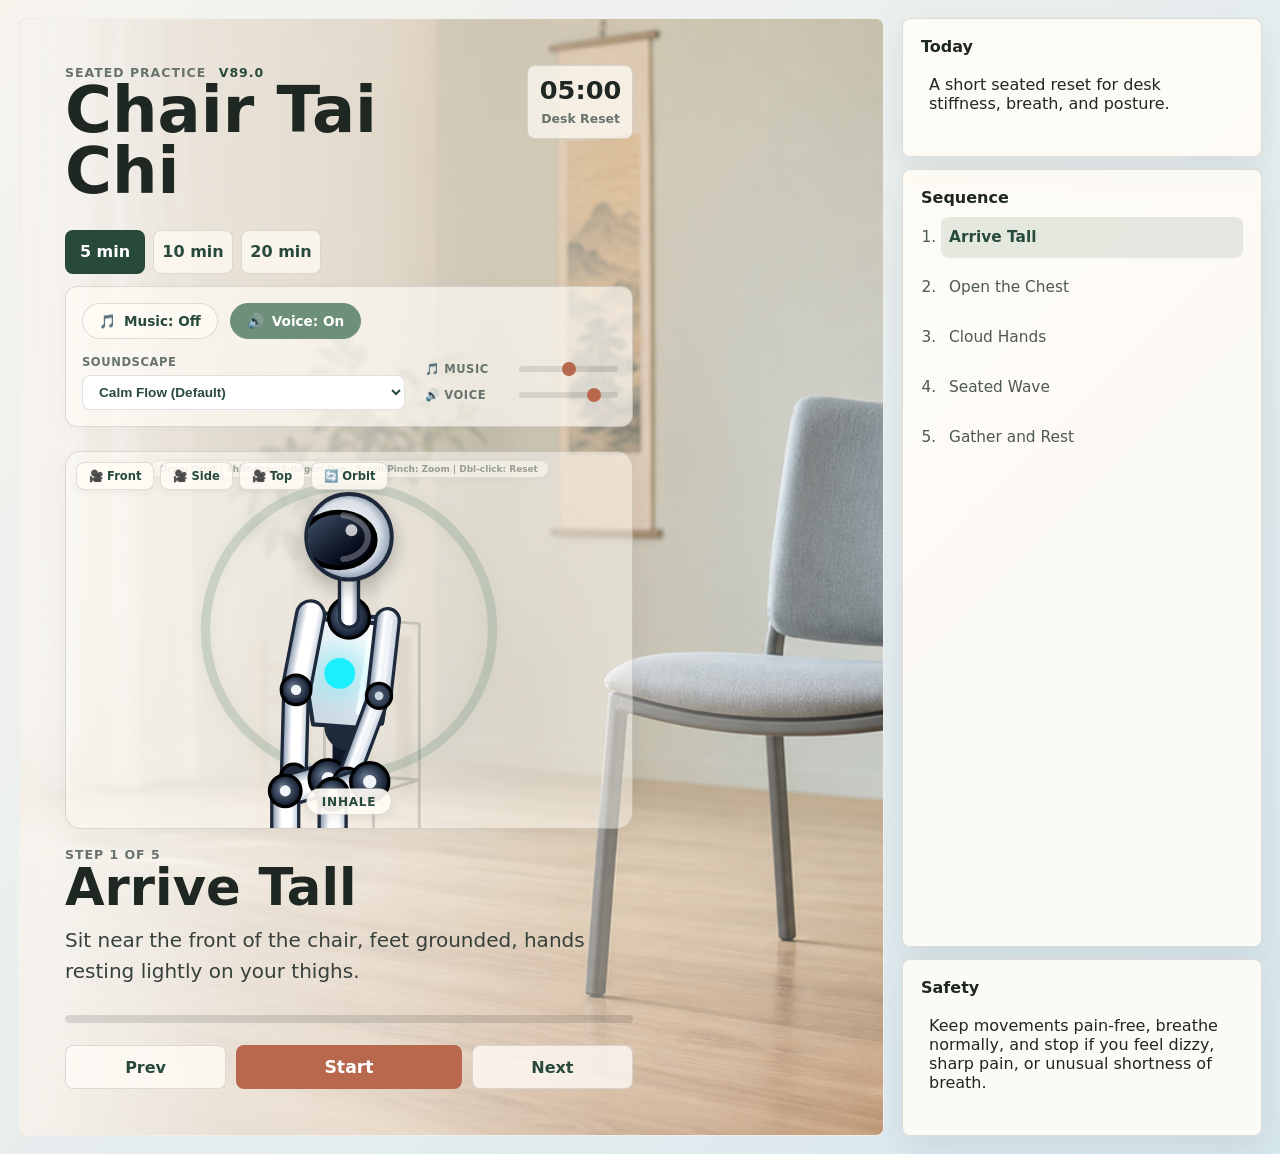
<file: index.html>
<!doctype html>
<html lang="en">
  <head>
    <meta charset="utf-8">
    <meta name="viewport" content="width=device-width, initial-scale=1">
    <title>Chair Tai Chi</title>
    <link rel="stylesheet" href="styles.css">
  </head>
  <body>
    <main class="app-shell">
      <section class="practice-stage" aria-label="Chair Tai Chi practice">
        <div class="photo-panel" aria-hidden="true"></div>

        <div class="practice-panel">
          <header class="topbar">
            <div>
              <p class="eyebrow">Seated practice <span class="app-version">v89.0</span></p>
              <h1>Chair Tai Chi</h1>
            </div>
            <div class="session-clock" aria-live="polite">
              <span id="sessionTime">05:00</span>
              <small id="routineName">Desk Reset</small>
            </div>
          </header>

          <div class="routine-tabs" role="tablist" aria-label="Choose routine">
            <button class="tab is-active" type="button" data-routine="desk">5 min</button>
            <button class="tab" type="button" data-routine="calm">10 min</button>
            <button class="tab" type="button" data-routine="long">20 min</button>
          </div>

          <div class="settings-card">
            <div class="audio-toggles">
              <button class="toggle-btn" type="button" id="musicToggle" aria-pressed="false">
                <span class="icon">🎵</span> Music: Off
              </button>
              <button class="toggle-btn" type="button" id="voiceToggle" aria-pressed="true">
                <span class="icon">🔊</span> Voice: On
              </button>
            </div>
            
            <div class="settings-row">
              <div class="settings-group">
                <label for="soundscapeSelect">Soundscape</label>
                <select id="soundscapeSelect" class="soundscape-select">
                  <option value="calm">Calm Flow (Default)</option>
                  <option value="forest">Deep Forest (Low Drone & Woody Chimes)</option>
                  <option value="ocean">Ocean Breath (Wave Swells & Echoes)</option>
                </select>
              </div>

              <div class="volume-controls">
                <div class="volume-slider-group">
                  <label for="musicVolume">🎵 Music</label>
                  <input type="range" id="musicVolume" min="0" max="1" step="0.05" value="0.5" aria-label="Music volume">
                </div>
                <div class="volume-slider-group">
                  <label for="voiceVolume">🔊 Voice</label>
                  <input type="range" id="voiceVolume" min="0" max="1" step="0.05" value="0.8" aria-label="Voice volume">
                </div>
              </div>
            </div>
          </div>

          <section class="movement-view" aria-live="polite">
            <div class="visual-stage">
              <div class="canvas-controls">
                <button class="canvas-btn" type="button" id="camFrontBtn" title="Front View">🎥 Front</button>
                <button class="canvas-btn" type="button" id="camSideBtn" title="Side Profile">🎥 Side</button>
                <button class="canvas-btn" type="button" id="camTopBtn" title="Top-Down View">🎥 Top</button>
                <button class="canvas-btn" type="button" id="camOrbitToggle" title="Toggle Auto-Orbit">🔄 Orbit</button>
              </div>
              <canvas id="animationCanvas" width="600" height="400"></canvas>
              <div class="camera-tip">Drag: Orbit | Shift-drag/2-finger: Pan | Scroll/Pinch: Zoom | Dbl-click: Reset</div>
              <div class="breath-label" id="breathOrb">
                <span id="breathCue">Inhale</span>
              </div>
            </div>
            <div class="movement-copy">
              <p class="step-count" id="stepCount">Step 1 of 5</p>
              <h2 id="moveTitle">Arrive Tall</h2>
              <p id="moveDescription">
                Sit near the front of the chair, feet grounded, hands resting lightly on your thighs.
              </p>
            </div>
          </section>

          <div class="timer-track" aria-label="Current movement progress">
            <div id="moveProgress"></div>
          </div>

          <section class="controls" aria-label="Practice controls">
            <button class="icon-button" type="button" id="previousBtn">Prev</button>
            <button class="primary-action" type="button" id="playBtn">Start</button>
            <button class="icon-button" type="button" id="nextBtn">Next</button>
          </section>
        </div>
      </section>

      <aside class="side-panel" aria-label="Routine details">
        <section class="info-block">
          <h2>Today</h2>
          <p id="routineSummary">A short seated reset for desk stiffness, breath, and posture.</p>
        </section>

        <section class="info-block movement-list">
          <h2>Sequence</h2>
          <ol id="moveList"></ol>
        </section>

        <section class="info-block">
          <h2>Safety</h2>
          <p>
            Keep movements pain-free, breathe normally, and stop if you feel dizzy, sharp pain,
            or unusual shortness of breath.
          </p>
        </section>
      </aside>
    </main>

    <script src="app.js"></script>
  </body>
</html>
</file>
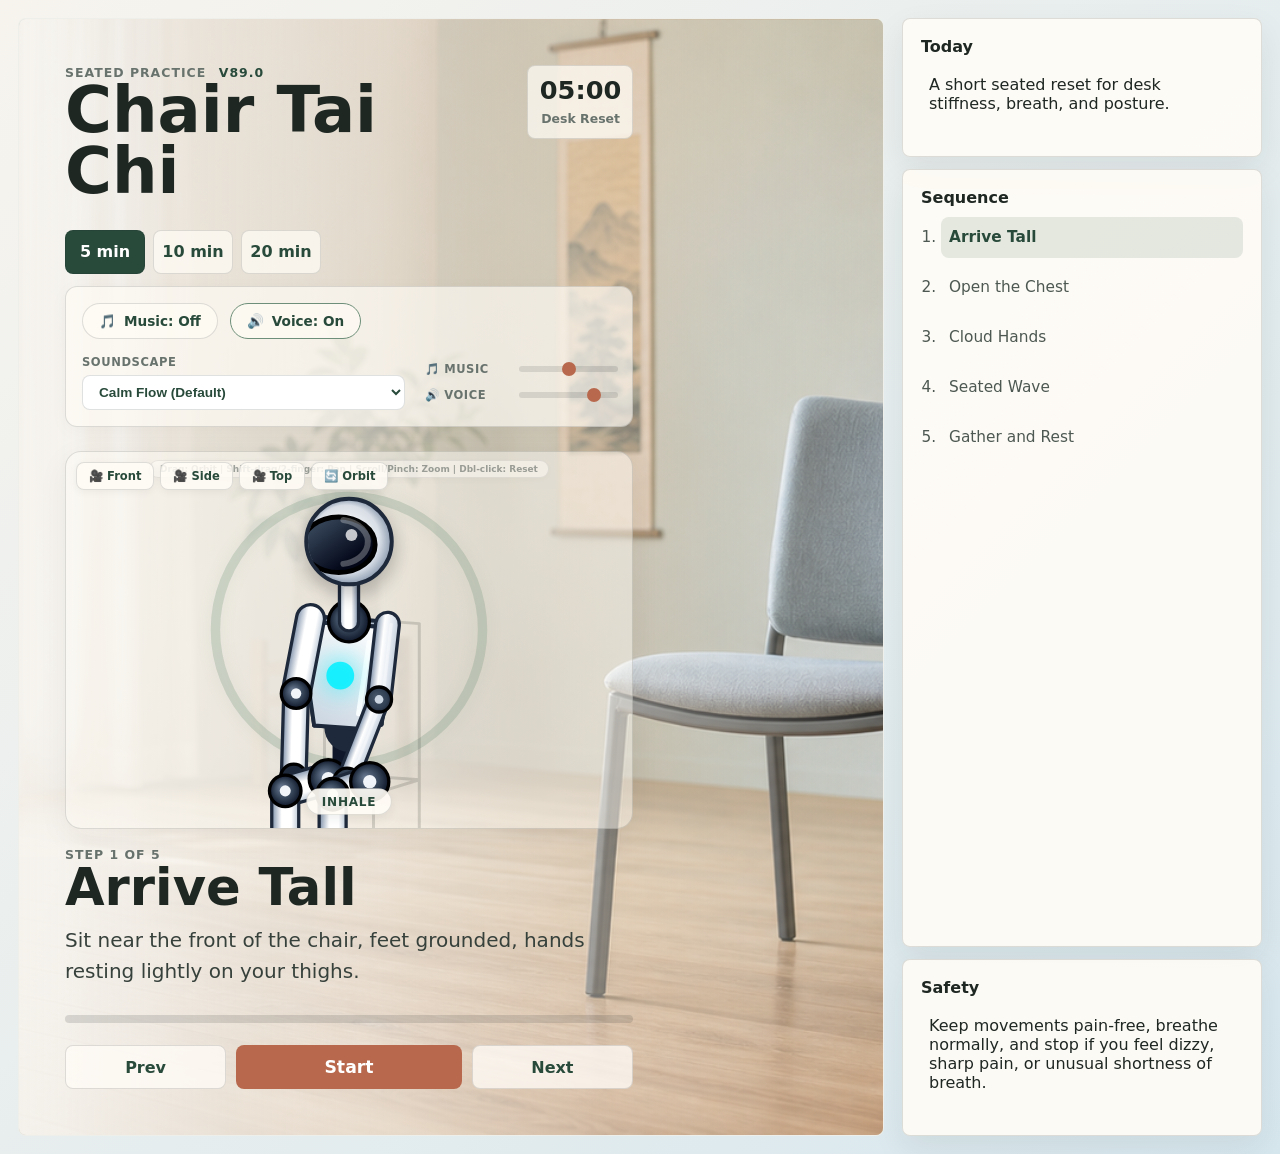
<file: chooser/index.html>
<!doctype html>
<html lang="en">
  <head>
    <meta charset="utf-8">
    <meta name="viewport" content="width=device-width, initial-scale=1">
    <meta name="robots" content="noindex, nofollow">
    <title>Chair Tai Chi — UI chooser archived</title>
    <meta http-equiv="refresh" content="0; url=../">
    <link rel="canonical" href="../">
  </head>
  <body>
    <p>The UI look chooser was archived after promoting <strong>Option 3 · Sunrise Editorial</strong>. <a href="../">Open Chair Tai Chi</a></p>
  </body>
</html>
</file>
<file: styles.css>
:root {
  --paper: #f7f4ee;
  --ink: #1f2723;
  --muted: #69736e;
  --sage: #6e8f79;
  --deep-green: #284a3b;
  --clay: #b8694d;
  --sky: #d7e7ee;
  --line: rgba(31, 39, 35, 0.14);
  --panel: rgba(255, 252, 246, 0.9);
  color-scheme: light;
  font-family: Inter, ui-sans-serif, system-ui, -apple-system, BlinkMacSystemFont, "Segoe UI", sans-serif;
}

* {
  box-sizing: border-box;
}

body {
  min-height: 100vh;
  margin: 0;
  background: linear-gradient(135deg, var(--paper), var(--sky));
  color: var(--ink);
}

button {
  border: 0;
  color: inherit;
  font: inherit;
  cursor: pointer;
}

.app-shell {
  display: grid;
  grid-template-columns: minmax(0, 1fr) 360px;
  gap: 18px;
  min-height: 100vh;
  padding: 18px;
}

.practice-stage {
  position: relative;
  display: grid;
  min-height: calc(100vh - 36px);
  overflow: hidden;
  border: 1px solid rgba(255, 255, 255, 0.56);
  border-radius: 8px;
  background: #d8dccf;
}

.photo-panel {
  position: absolute;
  inset: 0;
  background:
    linear-gradient(90deg, rgba(247, 244, 238, 0.92) 0%, rgba(247, 244, 238, 0.72) 42%, rgba(247, 244, 238, 0.12) 100%),
    url("assets/chair-practice-room.png") center / cover;
}

.practice-panel {
  position: relative;
  z-index: 1;
  display: flex;
  flex-direction: column;
  justify-content: space-between;
  width: min(660px, 100%);
  min-height: 100%;
  padding: clamp(22px, 4vw, 46px);
}

.topbar {
  display: flex;
  align-items: flex-start;
  justify-content: space-between;
  gap: 20px;
}

.eyebrow,
.step-count,
.session-clock small {
  margin: 0;
  color: var(--muted);
  font-size: 0.78rem;
  font-weight: 760;
  letter-spacing: 0.08em;
  text-transform: uppercase;
}

.app-version {
  margin-left: 0.45rem;
  color: var(--deep-green);
}

h1,
h2,
p {
  margin-top: 0;
}

h1 {
  margin-bottom: 0;
  font-size: clamp(2.2rem, 5vw, 4.7rem);
  line-height: 0.95;
  letter-spacing: 0;
}

.session-clock {
  min-width: 104px;
  padding: 12px;
  border: 1px solid var(--line);
  border-radius: 8px;
  background: rgba(255, 252, 246, 0.72);
  text-align: right;
}

.session-clock span {
  display: block;
  font-size: 1.6rem;
  font-weight: 800;
  line-height: 1;
}

.session-clock small {
  display: block;
  margin-top: 7px;
  letter-spacing: 0;
  text-transform: none;
}

.routine-tabs {
  display: flex;
  flex-wrap: wrap;
  gap: 8px;
  margin: 28px 0;
}

.tab,
.icon-button,
.primary-action {
  min-height: 44px;
  border-radius: 8px;
  transition: transform 160ms ease, background 160ms ease, color 160ms ease;
}

.tab {
  min-width: 80px;
  border: 1px solid var(--line);
  background: rgba(255, 252, 246, 0.72);
  color: var(--deep-green);
  font-weight: 760;
}

.tab.is-active {
  background: var(--deep-green);
  color: white;
}

.movement-view {
  display: flex;
  flex-direction: column;
  gap: 18px;
  margin: auto 0;
}

.visual-stage {
  position: relative;
  width: 100%;
  aspect-ratio: 1.5;
  border-radius: 16px;
  background: rgba(255, 252, 246, 0.45);
  border: 1px solid var(--line);
  box-shadow: 0 8px 32px rgba(31, 39, 35, 0.05);
  overflow: hidden;
  display: flex;
  align-items: center;
  justify-content: center;
}

#animationCanvas {
  display: block;
  width: 100%;
  height: 100%;
}

.breath-label {
  position: absolute;
  bottom: 12px;
  left: 50%;
  transform: translateX(-50%) scale(0.92);
  padding: 6px 16px;
  background: rgba(255, 252, 246, 0.92);
  border: 1px solid var(--line);
  border-radius: 20px;
  font-size: 0.82rem;
  font-weight: 800;
  color: var(--deep-green);
  text-transform: uppercase;
  letter-spacing: 0.06em;
  box-shadow: 0 4px 12px rgba(31, 39, 35, 0.08);
  transition: transform 3800ms ease-in-out, background-color 3800ms ease-in-out;
  pointer-events: none;
}

.breath-label.is-expanded {
  transform: translateX(-50%) scale(1.08);
  background: #ffffff;
}

.breath-label span {
  display: inline-block;
}

.camera-tip {
  position: absolute;
  top: 8px;
  left: 50%;
  transform: translateX(-50%);
  font-size: 0.56rem;
  font-weight: 700;
  color: var(--muted);
  background: rgba(255, 252, 246, 0.88);
  border: 1px solid var(--line);
  padding: 3px 10px;
  border-radius: 12px;
  white-space: nowrap;
  pointer-events: none;
  opacity: 0.6;
  box-shadow: 0 2px 6px rgba(31, 39, 35, 0.04);
  transition: opacity 200ms ease;
}

.visual-stage:hover .camera-tip {
  opacity: 1;
}

.settings-card {
  padding: 16px;
  border-radius: 12px;
  background: rgba(255, 252, 246, 0.65);
  border: 1px solid var(--line);
  box-shadow: 0 4px 20px rgba(31, 39, 35, 0.03);
  margin: -16px 0 24px 0;
}

.settings-card .audio-toggles {
  display: flex;
  gap: 12px;
  margin: 0 0 16px 0;
}

.toggle-btn {
  display: flex;
  align-items: center;
  gap: 8px;
  padding: 8px 16px;
  background: rgba(255, 252, 246, 0.7);
  border: 1px solid var(--line);
  border-radius: 20px;
  font-size: 0.85rem;
  font-weight: 700;
  color: var(--deep-green);
  transition: transform 160ms ease, background-color 160ms ease, color 160ms ease;
  min-height: 36px;
}

.toggle-btn:hover {
  background: rgba(255, 252, 246, 0.95);
  transform: translateY(-1px);
}

.toggle-btn.is-active {
  background: var(--sage);
  color: white;
  border-color: var(--sage);
}

.settings-row {
  display: grid;
  grid-template-columns: 1.2fr 1.8fr;
  gap: 20px;
  align-items: center;
}

.settings-group {
  display: flex;
  flex-direction: column;
  gap: 6px;
}

.settings-group label,
.volume-slider-group label {
  font-size: 0.72rem;
  font-weight: 760;
  color: var(--muted);
  text-transform: uppercase;
  letter-spacing: 0.05em;
}

.soundscape-select {
  padding: 8px 12px;
  border-radius: 8px;
  border: 1px solid var(--line);
  background: white;
  color: var(--deep-green);
  font-size: 0.85rem;
  font-weight: 700;
  outline: none;
  cursor: pointer;
  transition: border-color 150ms ease;
}

.soundscape-select:focus {
  border-color: var(--sage);
}

.volume-controls {
  display: flex;
  flex-direction: column;
  gap: 12px;
}

.volume-slider-group {
  display: grid;
  grid-template-columns: 80px 1fr;
  align-items: center;
  gap: 12px;
}

/* Premium styling for range inputs */
input[type="range"] {
  -webkit-appearance: none;
  appearance: none;
  width: 100%;
  height: 6px;
  background: rgba(31, 39, 35, 0.12);
  border-radius: 3px;
  outline: none;
}

input[type="range"]::-webkit-slider-thumb {
  -webkit-appearance: none;
  appearance: none;
  width: 14px;
  height: 14px;
  border-radius: 50%;
  background: var(--clay);
  cursor: pointer;
  transition: transform 120ms ease, background-color 120ms ease;
}

input[type="range"]::-webkit-slider-thumb:hover {
  transform: scale(1.25);
  background: var(--deep-green);
}

input[type="range"]::-moz-range-thumb {
  width: 14px;
  height: 14px;
  border: 0;
  border-radius: 50%;
  background: var(--clay);
  cursor: pointer;
  transition: transform 120ms ease, background-color 120ms ease;
}

input[type="range"]::-moz-range-thumb:hover {
  transform: scale(1.25);
  background: var(--deep-green);
}

/* Canvas presets and orbit overlay */
.canvas-controls {
  position: absolute;
  top: 10px;
  left: 10px;
  z-index: 10;
  display: flex;
  gap: 6px;
  pointer-events: auto;
}

.canvas-btn {
  padding: 6px 12px;
  font-size: 0.72rem;
  font-weight: 760;
  border-radius: 8px;
  background: rgba(255, 252, 246, 0.85);
  border: 1px solid var(--line);
  color: var(--deep-green);
  box-shadow: 0 2px 8px rgba(0, 0, 0, 0.05);
  transition: background 150ms ease, transform 150ms ease, color 150ms ease;
  min-height: 28px;
}

.canvas-btn:hover {
  background: white;
  transform: translateY(-1px);
  color: var(--clay);
}

.canvas-btn.is-active {
  background: var(--clay);
  color: white;
  border-color: var(--clay);
}

@media (max-width: 600px) {
  .settings-row {
    grid-template-columns: 1fr;
    gap: 14px;
  }
}

.movement-copy h2 {
  margin-bottom: 12px;
  font-size: clamp(2rem, 4vw, 4rem);
  line-height: 1;
  letter-spacing: 0;
}

.movement-copy p:last-child {
  max-width: 48ch;
  margin-bottom: 0;
  color: #37413c;
  font-size: clamp(1rem, 1.7vw, 1.25rem);
  line-height: 1.55;
}

.timer-track {
  height: 8px;
  margin-top: 28px;
  overflow: hidden;
  border-radius: 8px;
  background: rgba(31, 39, 35, 0.14);
}

.timer-track div {
  width: 0%;
  height: 100%;
  border-radius: inherit;
  background: linear-gradient(90deg, var(--sage), var(--clay));
}

.controls {
  display: grid;
  grid-template-columns: 1fr minmax(160px, 1.4fr) 1fr;
  gap: 10px;
  margin-top: 22px;
}

.icon-button {
  border: 1px solid var(--line);
  background: rgba(255, 252, 246, 0.78);
  color: var(--deep-green);
  font-weight: 780;
}

.primary-action {
  background: var(--clay);
  color: white;
  font-size: 1.08rem;
  font-weight: 850;
}

.tab:hover,
.icon-button:hover,
.primary-action:hover {
  transform: translateY(-1px);
}

.side-panel {
  display: flex;
  flex-direction: column;
  gap: 12px;
  min-height: calc(100vh - 36px);
}

.info-block {
  border: 1px solid var(--line);
  border-radius: 8px;
  background: var(--panel);
  padding: 18px;
  box-shadow: 0 12px 32px rgba(31, 39, 35, 0.08);
}

.info-block h2 {
  margin-bottom: 10px;
  font-size: 1rem;
}

.info-block p,
.move-list-item button {
  width: 100%;
  padding: 9px 8px;
  border-radius: 8px;
  background: transparent;
  color: inherit;
  text-align: left;
}

.move-list-item {
  color: #4d5852;
  font-size: 0.96rem;
  line-height: 1.5;
}

.movement-list {
  flex: 1;
  overflow: auto;
}

.movement-list ol {
  display: grid;
  gap: 9px;
  margin: 0;
  padding-left: 20px;
}

.move-list-item.is-current button {
  background: rgba(110, 143, 121, 0.18);
  color: var(--deep-green);
  font-weight: 760;
}

@media (max-width: 980px) {
  .app-shell {
    grid-template-columns: 1fr;
  }

  .practice-stage,
  .side-panel {
    min-height: auto;
  }

  .practice-stage {
    min-height: 720px;
  }

  .side-panel {
    display: grid;
    grid-template-columns: repeat(3, minmax(0, 1fr));
  }
}

@media (max-width: 700px) {
  .app-shell {
    padding: 10px;
  }

  .photo-panel {
    background:
      linear-gradient(180deg, rgba(247, 244, 238, 0.94) 0%, rgba(247, 244, 238, 0.78) 58%, rgba(247, 244, 238, 0.38) 100%),
      url("assets/chair-practice-room.png") center / cover;
  }

  .topbar,
  .movement-view {
    grid-template-columns: 1fr;
  }

  .topbar {
    display: grid;
  }

  .session-clock {
    width: 100%;
    text-align: left;
  }

  .movement-view {
    gap: 18px;
  }

  .visual-stage {
    margin: 0 auto;
  }

  .controls {
    grid-template-columns: 1fr;
  }

  .side-panel {
    grid-template-columns: 1fr;
  }
}
</file>
